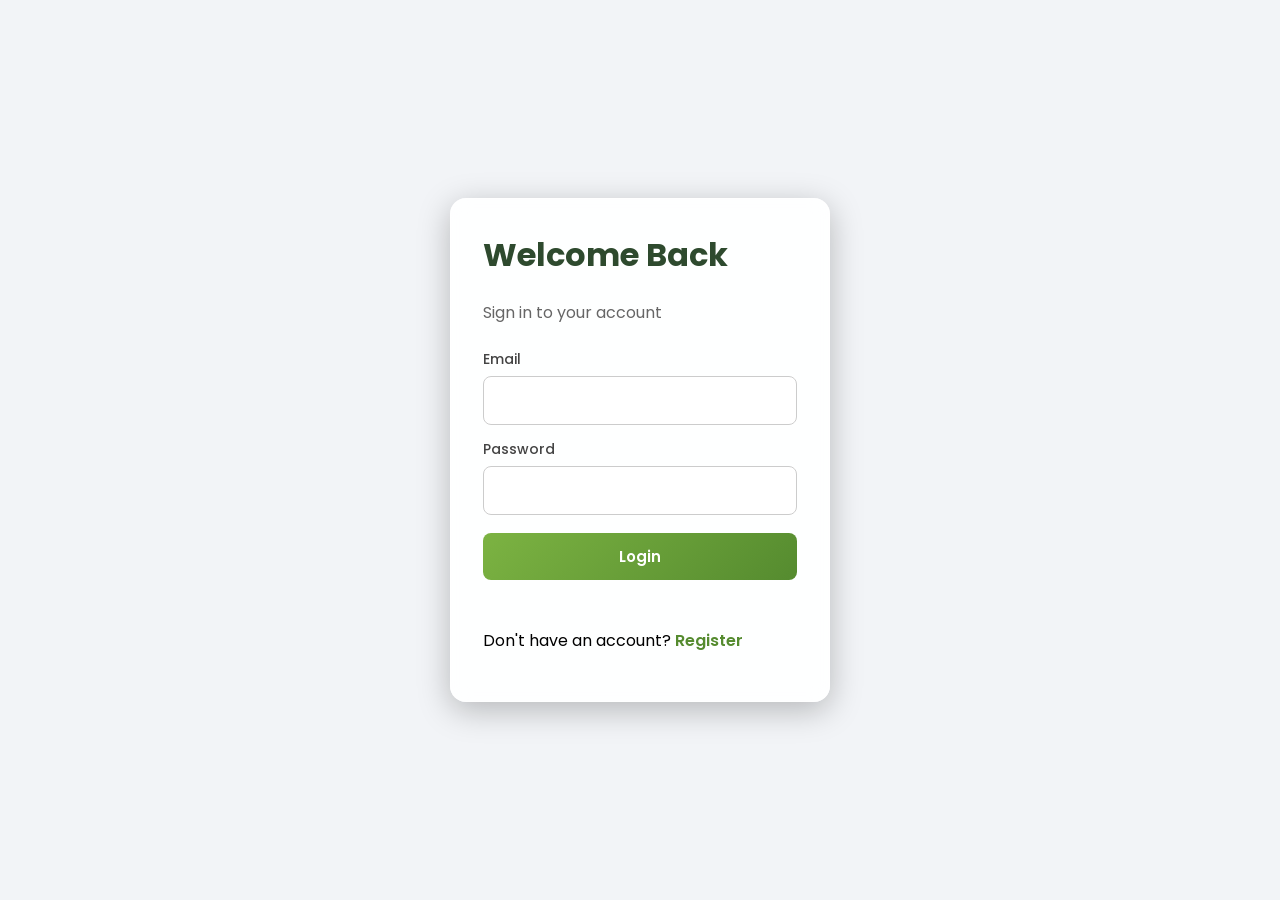
<file: frontend/index.html>
<!DOCTYPE html>
<html lang="en">
<head>
  <meta charset="UTF-8">
  <meta name="viewport" content="width=device-width, initial-scale=1.0">
  <title>Login</title>
  <link href="https://fonts.googleapis.com/css2?family=Poppins:wght@300;400;500;600;700&display=swap" rel="stylesheet">
  <link rel="stylesheet" href="style.css">
</head>
<body class="auth-page">
  <main class="card">
    <h1>Welcome Back</h1>
    <p class="subtitle">Sign in to your account</p>

    <form id="loginForm">
      <label>Email</label>
      <input type="email" id="email" required>

      <label>Password</label>
      <input type="password" id="password" required>

      <button type="submit">Login</button>
      <p id="message"></p>
    </form>

    <p>Don't have an account? <a href="register.html">Register</a></p>
  </main>



  <script src="login.js"></script>
</body>
</html>
</file>
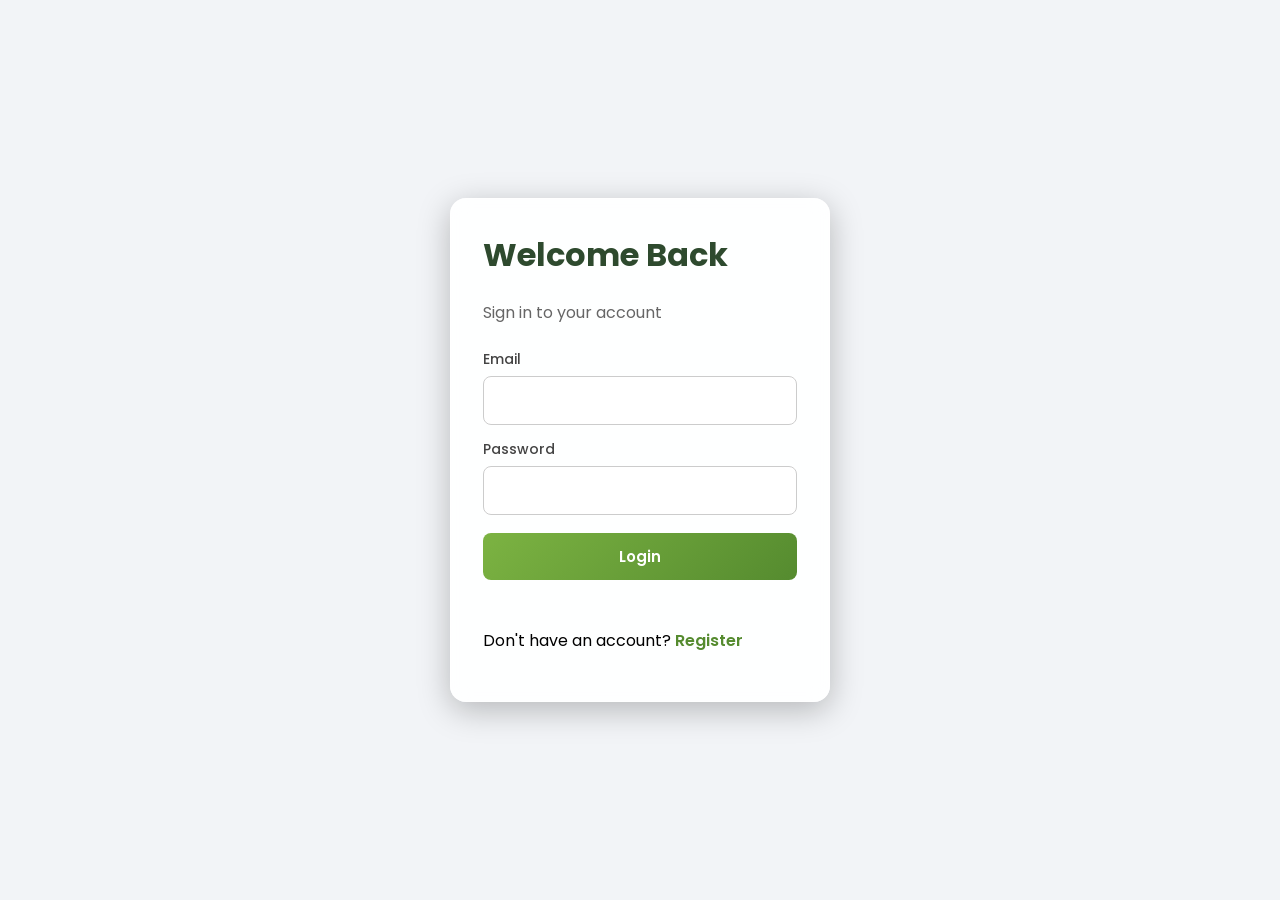
<file: frontend/dashboard.html>
<!DOCTYPE html>
<html lang="en">
<head>
  <meta charset="UTF-8">
  <meta name="viewport" content="width=device-width, initial-scale=1.0">
  <title>Dashboard</title>
  <link rel="stylesheet" href="style.css">
</head>
<body>
  <nav class="navbar">
    <div class="nav-brand">MyApp</div>
    <div class="nav-links">
      <a href="dashboard.html" class="active">Dashboard</a>
      <a href="profile.html">Profile</a>
      <a href="#" id="logout">Logout</a>
    </div>
  </nav>

  <main class="container">
    <h1 id="welcome">Loading...</h1>
    <p class="subtitle">Welcome to your dashboard</p>

    <div class="info-card">
      <h2>User Information</h2>
      <p><strong>Name:</strong> <span id="userName">—</span></p>
      <p><strong>Email:</strong> <span id="userEmail">—</span></p>
    </div>

    <div class="info-card">
      <h2>Quick Actions</h2>
      <p>Coming soon: notes, tasks, and more.</p>


    </div>
  </main>

  <script src="auth.js"></script>
  <script>
    // Load profile data on page load
    (async () => {
      const data = await fetchProfile();
      if (!data) return;

      document.getElementById("welcome").textContent = `Welcome back, ${data.user.name}!`;
      document.getElementById("userName").textContent = data.user.name;
      document.getElementById("userEmail").textContent = data.user.email;
    })();
  </script>
</body>
</html>
</file>
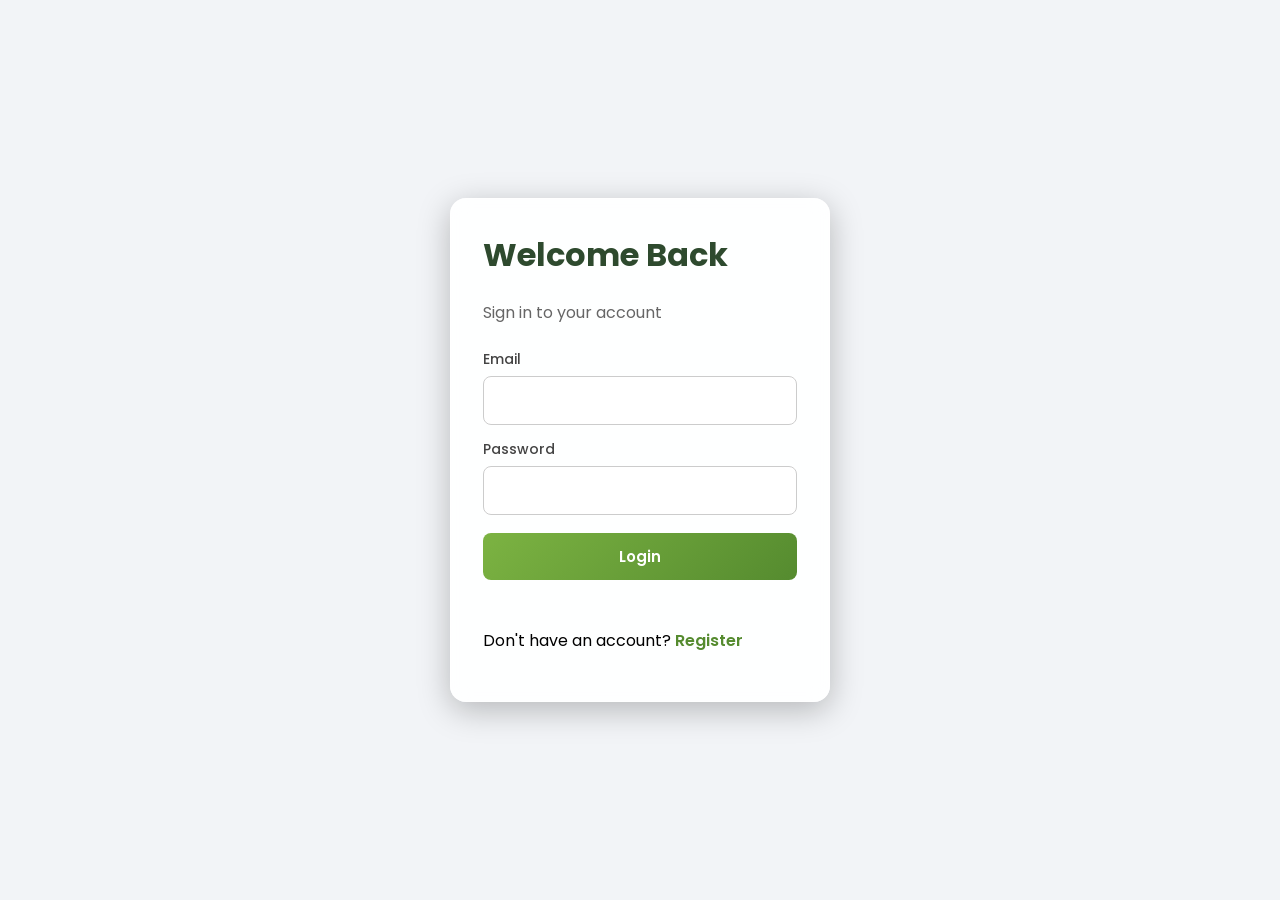
<file: frontend/profile.html>
<!DOCTYPE html>
<html lang="en">
<head>
  <meta charset="UTF-8">
  <meta name="viewport" content="width=device-width, initial-scale=1.0">
  <title>Profile</title>
  <link rel="stylesheet" href="style.css">
</head>
<body>
  <nav class="navbar">
    <div class="nav-brand">MyApp</div>
    <div class="nav-links">
      <a href="dashboard.html">Dashboard</a>
      <a href="profile.html" class="active">Profile</a>
      <a href="#" id="logout">Logout</a>
    </div>
  </nav>

  <main class="container">
    <h1>My Profile</h1>
    <p class="subtitle">Your account information</p>

    <div class="info-card">
      <p><strong>Name:</strong> <span id="userName">Loading...</span></p>
      <p><strong>Email:</strong> <span id="userEmail">Loading...</span></p>
    </div>
  </main>

  <script src="auth.js"></script>
  <script>
    (async () => {
      const data = await fetchProfile();
      if (!data) return;

      document.getElementById("userName").textContent = data.user.name;
      document.getElementById("userEmail").textContent = data.user.email;
    })();
  </script>
</body>
</html>
</file>
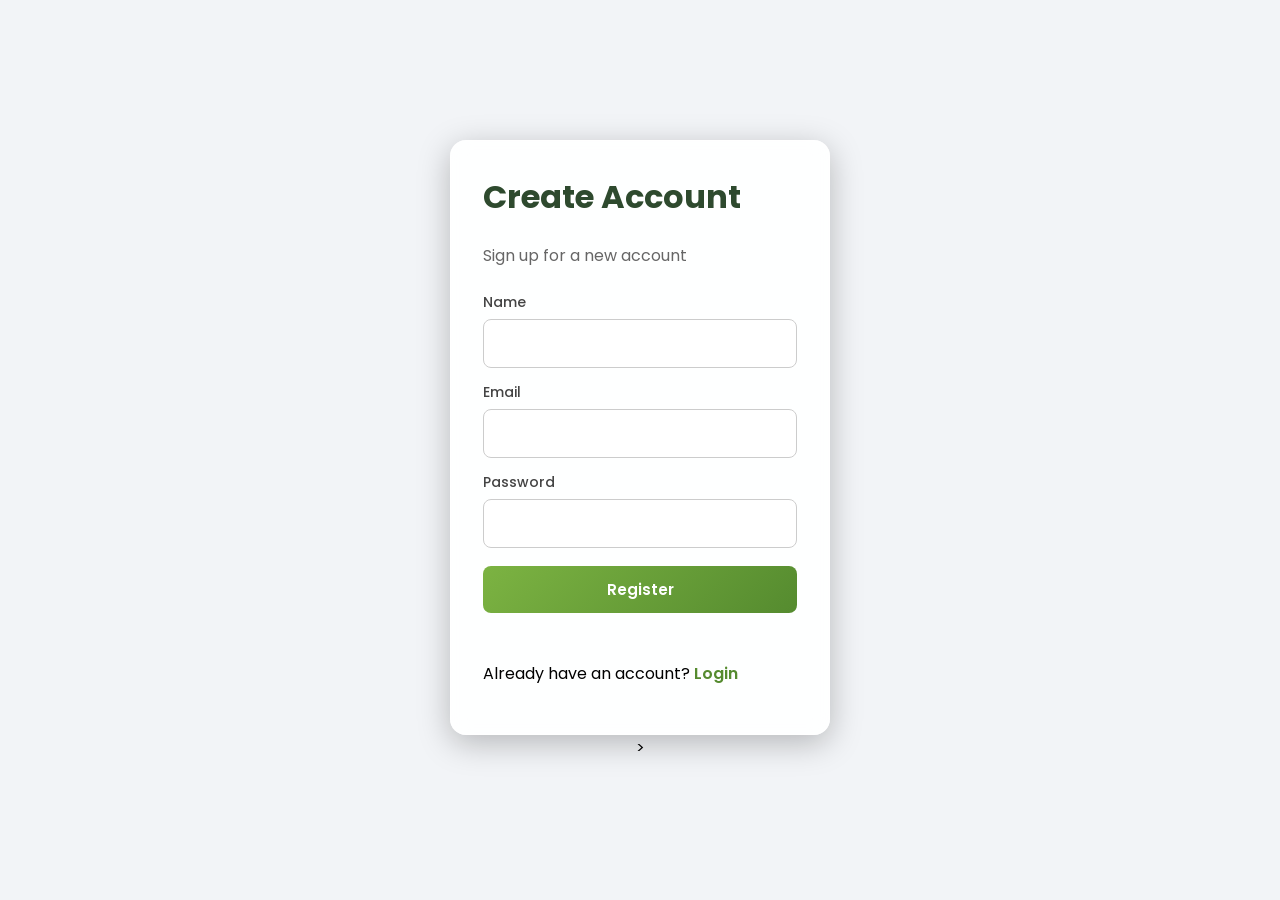
<file: frontend/register.html>
<!DOCTYPE html>
<html lang="en">
<head>
  <meta charset="UTF-8">
  <meta name="viewport" content="width=device-width, initial-scale=1.0">
  <title>Register</title>
  <link href="https://fonts.googleapis.com/css2?family=Poppins:wght@300;400;500;600;700&display=swap" rel="stylesheet">
  <link rel="stylesheet" href="style.css">
</head>
<body class="auth-page">
  <main class="card">
    <h1>Create Account</h1>
    <p class="subtitle">Sign up for a new account</p>

    <form id="registerForm">
      <label>Name</label>
      <input type="text" id="name" required>

      <label>Email</label>
      <input type="email" id="regEmail" required>

      <label>Password</label>
      <input type="password" id="regPassword" required>

      <button type="submit">Register</button>
      <p id="registerMessage"></p>
    </form>

    <p>Already have an account? <a href="index.html">Login</a></p>
  </main>

  >

  <script src="register.js"></script>
</body>
</html>
</file>
<file: frontend/style.css>
/* ===== Global Reset ===== */
* {
  box-sizing: border-box;
  font-family: 'Poppins', 'Segoe UI', Arial, sans-serif;
}

html, body {
  margin: 0;
  min-height: 100vh;
  padding: 0;
}

body.auth-page {
  background: #f2f4f7;
  display: flex;
  flex-direction: column;
  justify-content: center;
  align-items: center;
  padding: 20px;
}

/* Glassmorphism Card */
.card {
  width: 380px;
  max-width: 90%;
  padding: 32px;
  background: rgba(255, 255, 255, 0.92);
  backdrop-filter: blur(10px);
  -webkit-backdrop-filter: blur(10px);
  border-radius: 16px;
  box-shadow: 0 8px 32px rgba(0, 0, 0, 0.25);
  border: 1px solid rgba(255, 255, 255, 0.3);
}

h1, h2 {
  margin-top: 0;
  color: #2e4a2e;
}

.subtitle {
  color: #666;
  margin-bottom: 20px;
}

label {
  display: block;
  margin: 14px 0 6px;
  color: #444;
  font-size: 14px;
  font-weight: 500;
}

input {
  width: 100%;
  padding: 12px;
  border: 1px solid #ccc;
  border-radius: 8px;
  font-size: 15px;
  transition: border-color 0.2s, box-shadow 0.2s;
}

input:focus {
  outline: none;
  border-color: #7CB342;
  box-shadow: 0 0 0 3px rgba(124, 179, 66, 0.2);
}

button {
  width: 100%;
  margin-top: 18px;
  padding: 12px;
  border: 0;
  border-radius: 8px;
  background: linear-gradient(135deg, #7CB342, #558B2F);
  color: white;
  font-size: 15px;
  font-weight: 600;
  cursor: pointer;
  transition: transform 0.2s, box-shadow 0.2s;
}

button:hover {
  transform: translateY(-1px);
  box-shadow: 0 6px 16px rgba(85, 139, 47, 0.4);
}

button:active {
  transform: translateY(0);
}

.hidden {
  display: none;
}

#message, #registerMessage {
  min-height: 20px;
  font-size: 14px;
  margin-top: 12px;
}

a {
  color: #558B2F;
  text-decoration: none;
  font-weight: 600;
}

a:hover {
  text-decoration: underline;
}

/* ===== Developers Footer ===== */
.developers {
  margin-top: 24px;
  text-align: center;
  color: white;
  text-shadow: 0 2px 8px rgba(0, 0, 0, 0.7);
  font-size: 14px;
}

.developers .label {
  font-weight: 300;
  opacity: 0.9;
  margin-bottom: 4px;
}

.developers .names {
  font-weight: 600;
  letter-spacing: 0.5px;
}

/* ===== Navigation Bar ===== */
.navbar {
  display: flex;
  justify-content: space-between;
  align-items: center;
  background: rgba(34, 34, 34, 0.95);
  backdrop-filter: blur(10px);
  color: white;
  padding: 14px 32px;
  box-shadow: 0 2px 8px rgba(0, 0, 0, 0.15);
}

.nav-brand {
  font-size: 20px;
  font-weight: bold;
  color: white;
}

.nav-links {
  display: flex;
  gap: 20px;
}

.nav-links a {
  color: #ccc;
  text-decoration: none;
  font-size: 15px;
  transition: color 0.2s;
}

.nav-links a:hover {
  color: white;
}

.nav-links a.active {
  color: #7CB342;
  font-weight: bold;
}

/* ===== Page Container (Dashboard/Profile) ===== */
.container {
  max-width: 720px;
  margin: 40px auto;
  padding: 0 20px;
}

.container h1 {
  margin-bottom: 8px;
  color: #2e4a2e;
}

.subtitle {
  color: #666;
  margin-bottom: 24px;
}

/* ===== Info Cards ===== */
.info-card {
  background: white;
  padding: 24px;
  border-radius: 12px;
  box-shadow: 0 4px 16px rgba(0, 0, 0, 0.08);
  margin-bottom: 20px;
}

.info-card h2 {
  margin-top: 0;
  font-size: 18px;
  color: #333;
}

.info-card p {
  margin: 8px 0;
  color: #444;
}

.developer-photo {
  width: 100px;
  height: 100px;
  border-radius: 50%;
  object-fit: cover;
  margin: 10px 0;
  box-shadow: 0 4px 12px rgba(0, 0, 0, 0.15);
}
</file>
